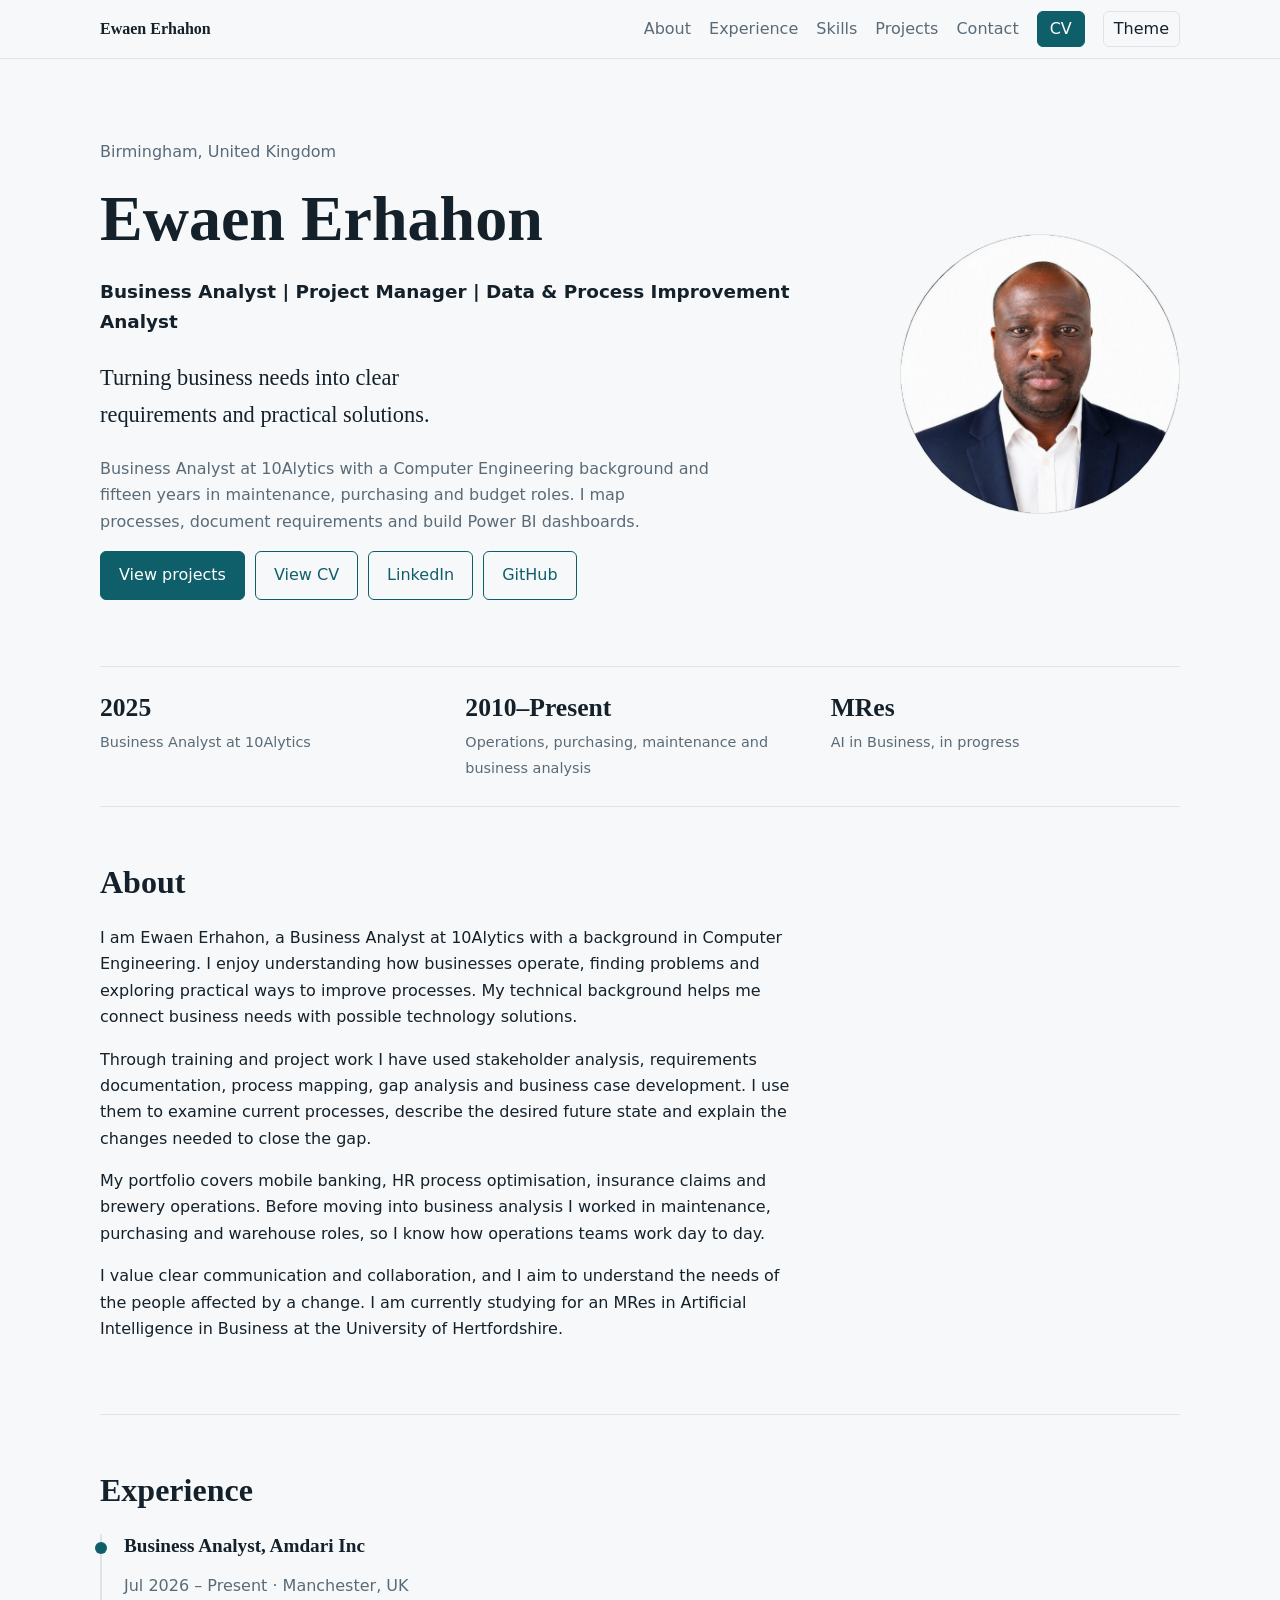
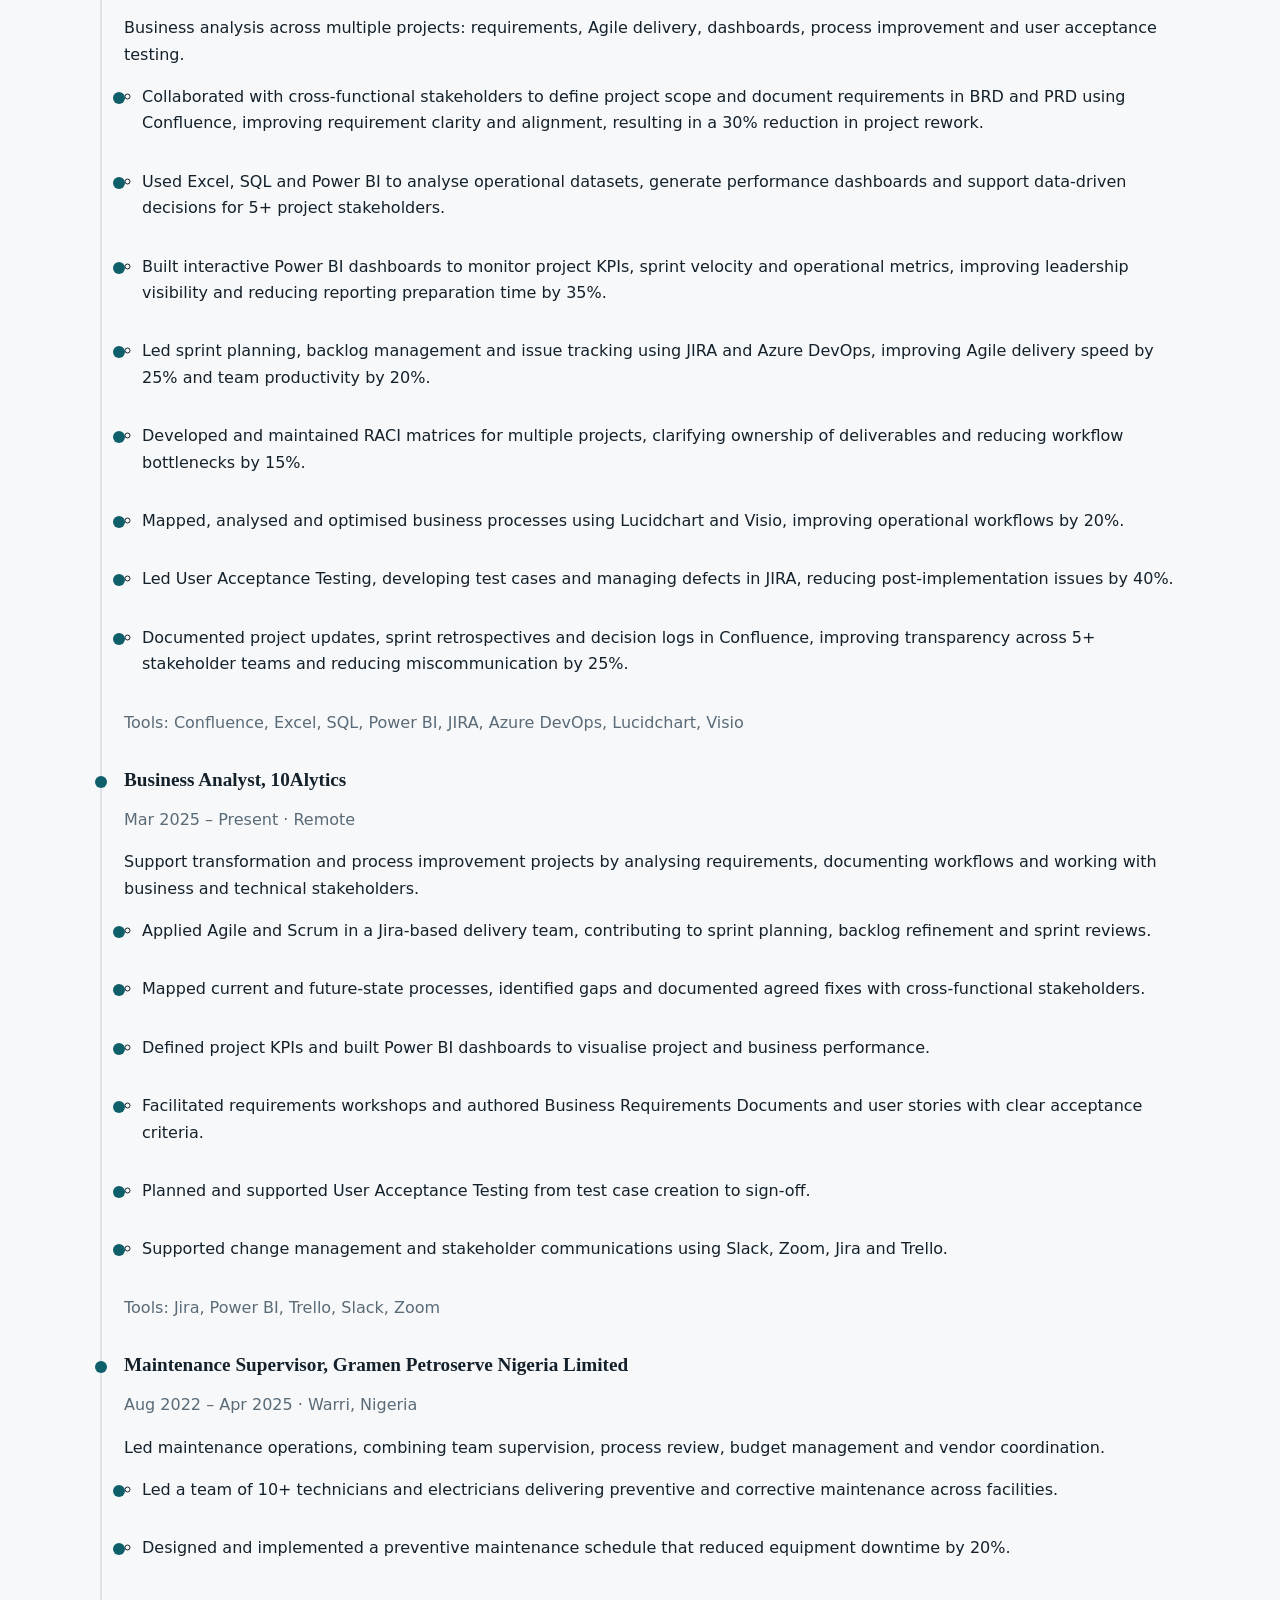
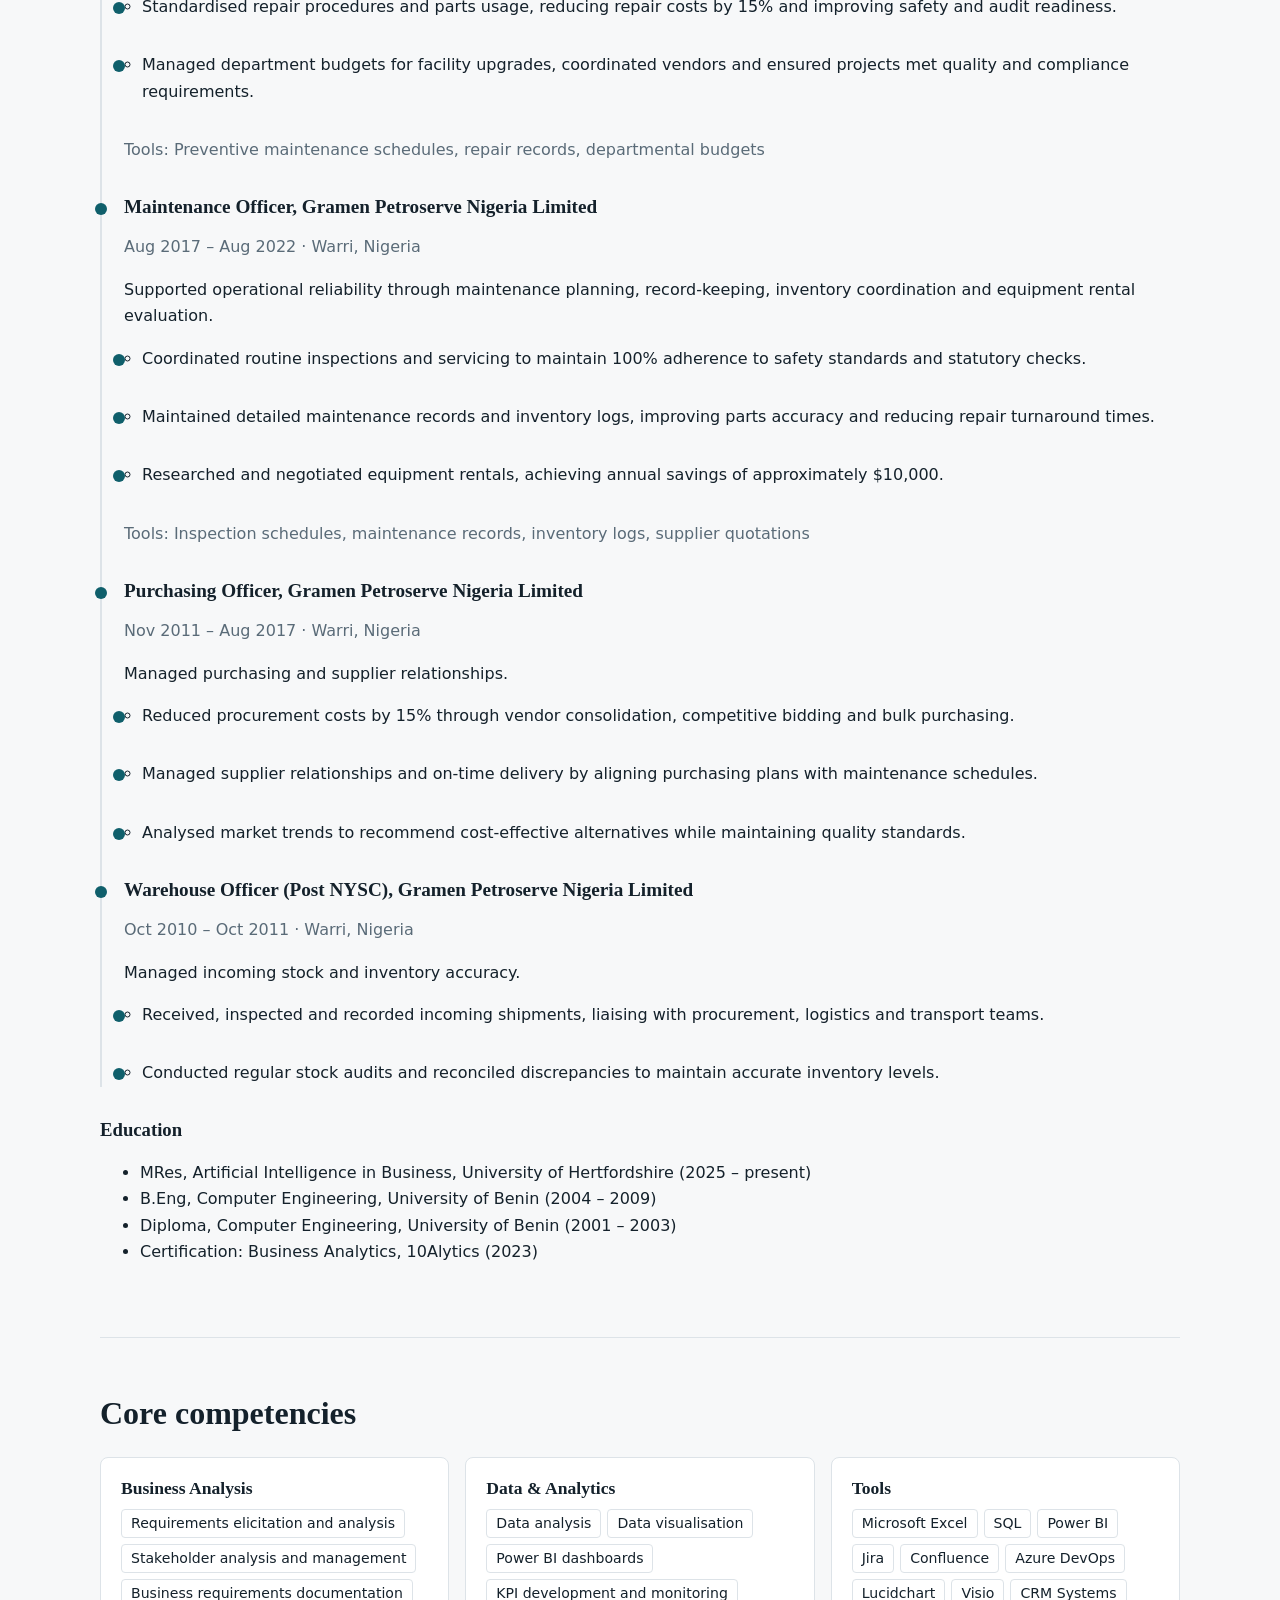
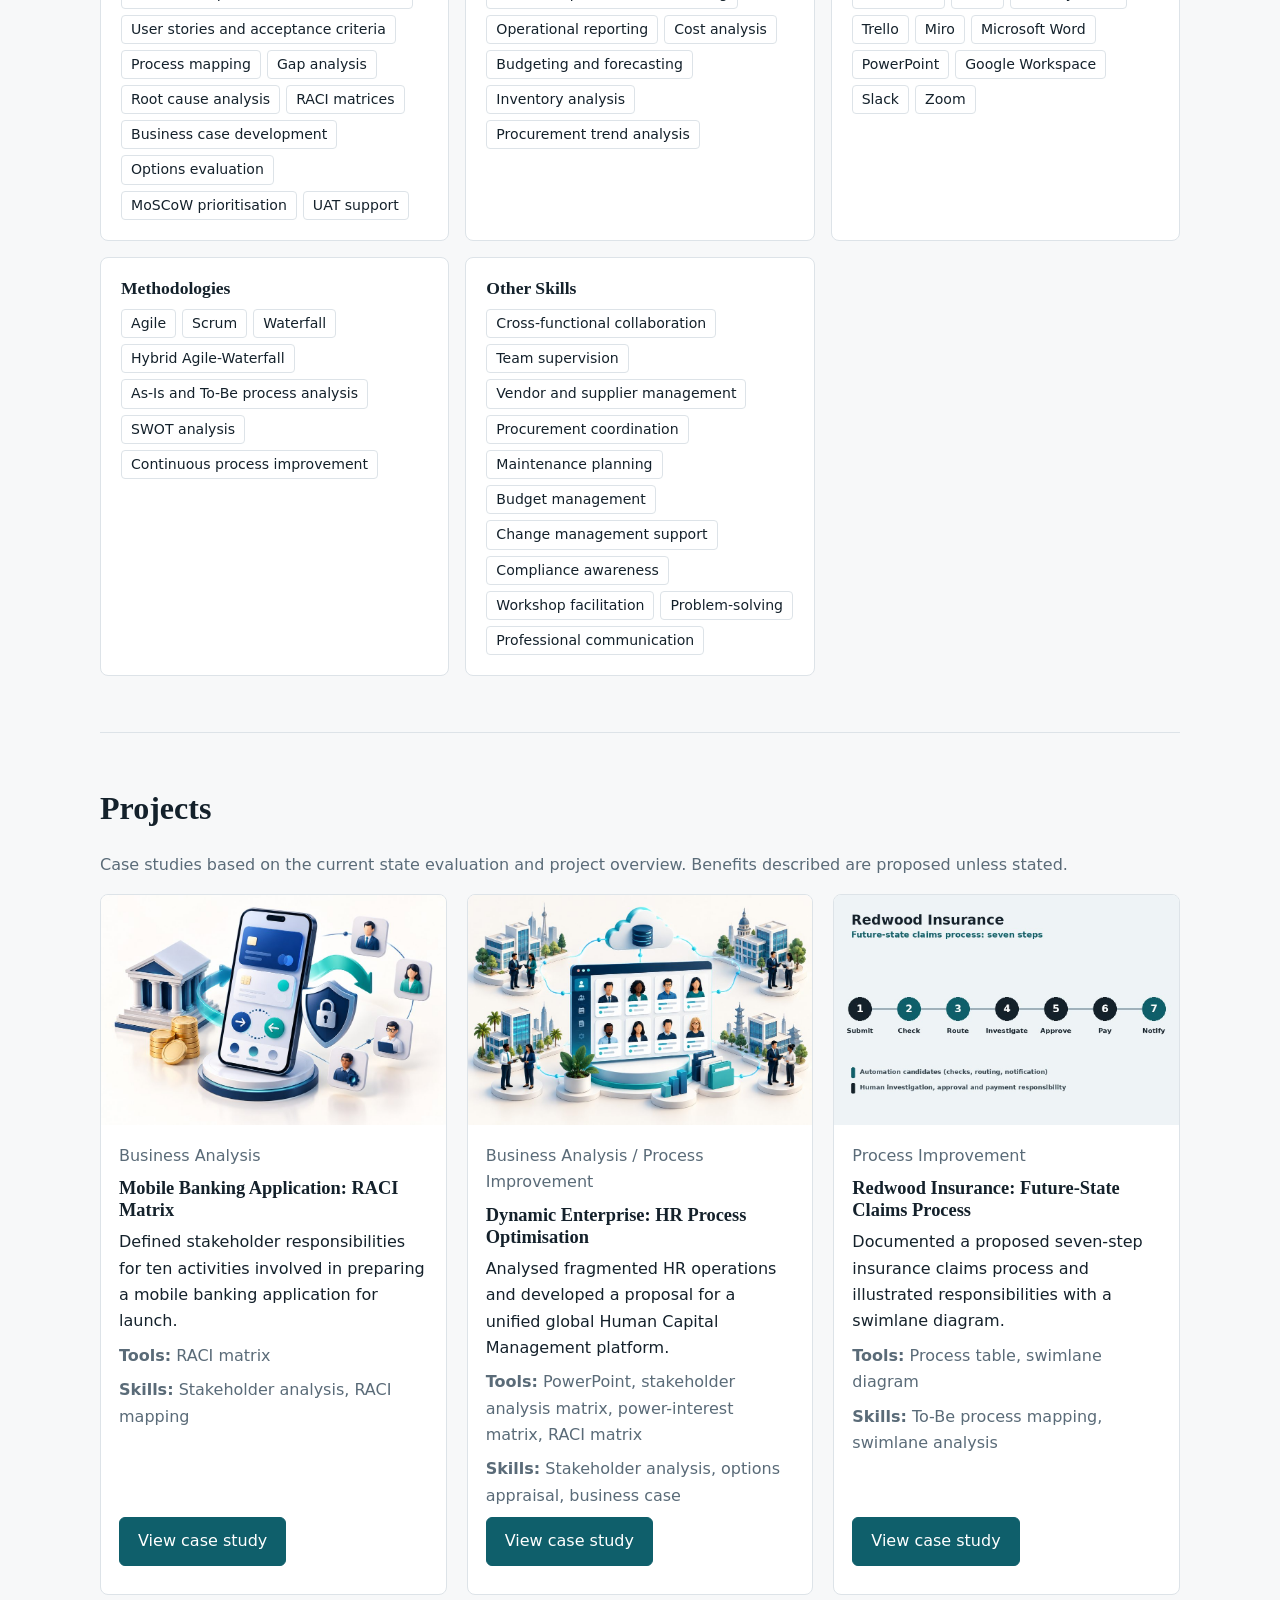
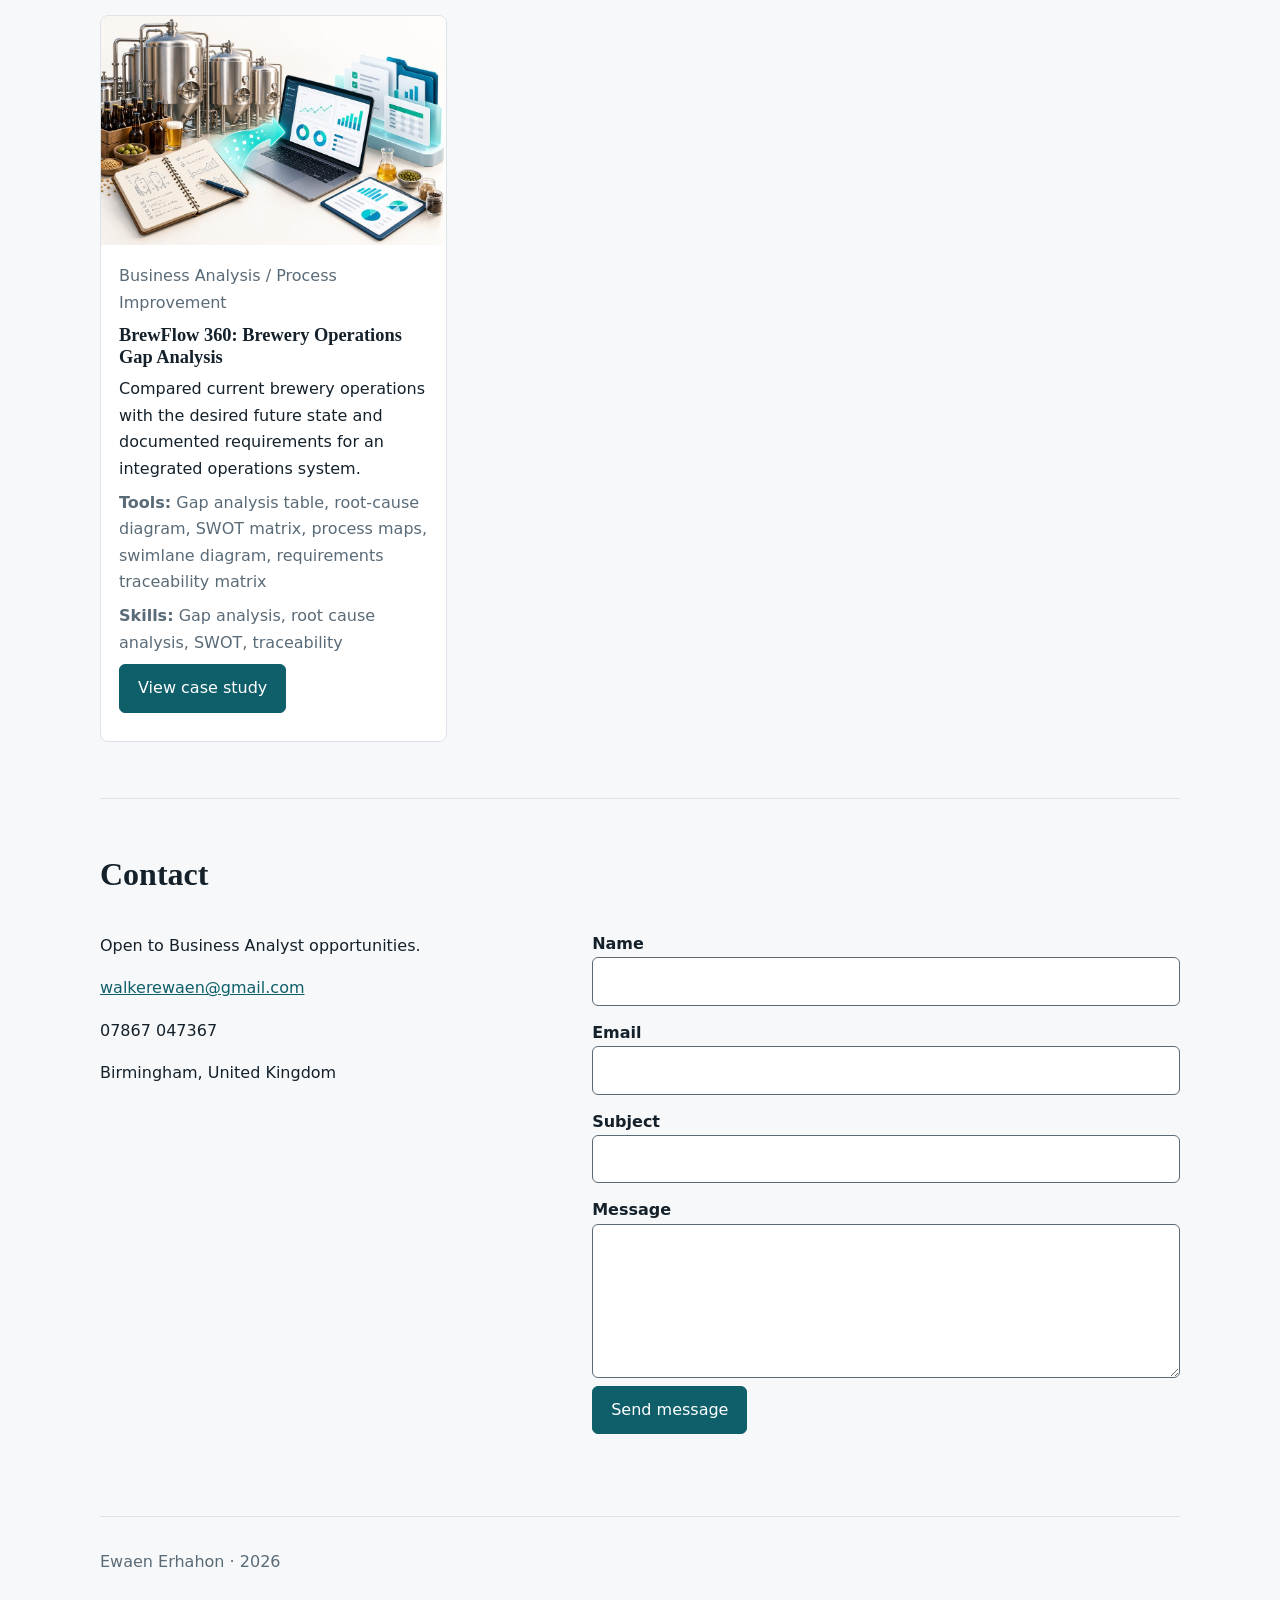
<file: index.html>
<!DOCTYPE html>
<html lang="en-GB">
<head>
<meta charset="utf-8">
<meta name="viewport" content="width=device-width, initial-scale=1">
<title>Ewaen Erhahon | Business Analyst</title>
<meta name="description" content="Portfolio of Ewaen Erhahon, Business Analyst: requirements, process mapping, gap analysis and Power BI reporting.">
<meta name="author" content="Ewaen Erhahon">
<meta name="theme-color" content="#0f5f6b">
<meta property="og:title" content="Ewaen Erhahon | Business Analyst">
<meta property="og:description" content="Turning business needs into clear requirements and practical solutions.">
<meta property="og:type" content="website">
<meta property="og:image" content="assets/images/profile.jpg">
<meta name="twitter:card" content="summary">
<link rel="icon" href="favicon.ico">
<link rel="stylesheet" href="assets/css/style.css?v=20261109">
<script>try{var t=localStorage.getItem("theme");if(t)document.documentElement.dataset.theme=t}catch(e){}</script>
</head>
<body>
<a class="skip" href="#main">Skip to content</a>
<header class="nav"><div class="wrap navin">
  <a class="brand" href="#home" data-bind="name">Ewaen Erhahon</a>
  <button class="menu" aria-expanded="false" aria-controls="links" aria-label="Menu">Menu</button>
  <nav id="links" aria-label="Main"><a href="#about">About</a><a href="#experience">Experience</a><a href="#skills">Skills</a><a href="#projects">Projects</a><a href="#contact">Contact</a>
  <a class="btn sm" data-href="resume" target="_blank" rel="noopener">CV</a><button class="theme" aria-label="Switch theme">Theme</button></nav>
</div></header>
<main id="main">
<section id="home" class="hero"><div class="wrap herogrid">
  <div><p class="muted" data-bind="location"></p>
  <h1 data-bind="name"></h1>
  <p class="role" data-bind="title"></p>
  <p class="tag" data-bind="tagline"></p>
  <p class="lead" data-bind="bio"></p>
  <p class="actions"><a class="btn" href="#projects">View projects</a><a class="btn ghost" data-href="resume" target="_blank" rel="noopener">View CV</a><a class="btn ghost" data-href="linkedin" target="_blank" rel="noopener">LinkedIn</a><a class="btn ghost" data-href="github" target="_blank" rel="noopener">GitHub</a></p></div>
  <img class="photo" src="assets/images/profile.jpg" alt="Portrait of Ewaen Erhahon" width="300" height="300">
</div><div class="wrap stats" id="stats"></div></section>
<section id="about" class="wrap sec"><h2>About</h2><div id="aboutText" class="prose"></div></section>
<section id="experience" class="wrap sec"><h2>Experience</h2><ol class="timeline" id="timeline"></ol><h3>Education</h3><ul id="edu"></ul></section>
<section id="skills" class="wrap sec"><h2>Core competencies</h2><div class="skillgrid" id="skillgrid"></div></section>
<section id="projects" class="wrap sec"><h2>Projects</h2><p class="muted">Case studies based on the current state evaluation and project overview. Benefits described are proposed unless stated.</p><div class="cards" id="cards"></div></section>
<section id="contact" class="wrap sec"><h2>Contact</h2><div class="contactgrid">
  <div><p>Open to Business Analyst opportunities.</p><p><a data-mail></a></p><p data-bind="phone"></p><p data-bind="location"></p></div>
  <form id="form" method="POST" novalidate>
    <label for="n">Name</label><input id="n" name="name" required autocomplete="name">
    <label for="e">Email</label><input id="e" name="email" type="email" required autocomplete="email">
    <label for="s">Subject</label><input id="s" name="subject" required>
    <label for="m">Message</label><textarea id="m" name="message" rows="5" required></textarea>
    <button class="btn" type="submit">Send message</button><p id="status" role="status" aria-live="polite"></p>
  </form></div></section>
</main>
<footer class="wrap foot"><span data-bind="name"></span> · <span id="yr"></span></footer>
<dialog id="cs" aria-labelledby="cst"><button class="close" aria-label="Close">Close</button><article id="csbody"></article></dialog>
<script src="assets/js/data.js?v=20261109"></script>
<script src="assets/js/script.js?v=20261109"></script>
</body></html>
</file>
<file: assets/css/style.css>
/* COLOURS: edit the variables below. FONTS: edit --serif and --sans. */
:root{--bg:#f7f8f9;--card:#fff;--ink:#14212b;--muted:#5a6b78;--line:#dde3e8;--accent:#0f5f6b;--accent-ink:#fff;--serif:Georgia,"Times New Roman",serif;--sans:system-ui,-apple-system,"Segoe UI",Roboto,sans-serif}
:root[data-theme=dark]{--bg:#10171d;--card:#17212a;--ink:#e8eef2;--muted:#9fb0bc;--line:#26343f;--accent:#5cc0cc;--accent-ink:#0b1a1e}
@media(prefers-color-scheme:dark){:root:not([data-theme]){--bg:#10171d;--card:#17212a;--ink:#e8eef2;--muted:#9fb0bc;--line:#26343f;--accent:#5cc0cc;--accent-ink:#0b1a1e}}
*{box-sizing:border-box}html{scroll-behavior:smooth;scroll-padding-top:70px}
body{margin:0;background:var(--bg);color:var(--ink);font:16px/1.65 var(--sans);overflow-x:hidden}
h1,h2,h3{font-family:var(--serif);line-height:1.2;font-weight:600}
a{color:var(--accent)}img{max-width:100%;height:auto}
:focus-visible{outline:3px solid var(--accent);outline-offset:2px}
.wrap{width:min(1080px,92%);margin:auto}.muted{color:var(--muted)}
.skip{position:absolute;left:-999px}.skip:focus{left:8px;top:8px;background:var(--card);padding:8px;z-index:9}
.nav{position:sticky;top:0;z-index:5;background:color-mix(in srgb,var(--bg) 90%,transparent);backdrop-filter:blur(8px);border-bottom:1px solid var(--line)}
.navin{display:flex;align-items:center;justify-content:space-between;min-height:58px;gap:12px}
.brand{font-family:var(--serif);font-weight:600;color:var(--ink);text-decoration:none}
nav{display:flex;align-items:center;gap:18px}nav a:not(.btn){color:var(--muted);text-decoration:none}nav a:not(.btn):hover{color:var(--ink)}
.menu{display:none}
.btn,.menu,.theme,.close{font:inherit;cursor:pointer}
.btn{display:inline-block;background:var(--accent);color:var(--accent-ink);padding:10px 18px;border-radius:6px;border:1px solid var(--accent);text-decoration:none;margin:0 10px 10px 0;transition:transform .15s}
.btn:hover{transform:translateY(-1px)}.btn.ghost{background:none;color:var(--accent)}.btn.sm{padding:4px 12px;margin:0}
.theme,.menu,.close{background:none;border:1px solid var(--line);border-radius:6px;color:var(--ink);padding:4px 10px}
.hero{padding:64px 0 24px}.herogrid{display:grid;grid-template-columns:1fr 280px;gap:48px;align-items:center}
h1{font-size:clamp(2.4rem,6vw,4rem);margin:.1em 0}.role{font-size:1.15rem;font-weight:600}.tag{font-family:var(--serif);font-size:1.4rem;max-width:30ch}.lead{max-width:60ch;color:var(--muted)}
.photo{width:100%;max-width:280px;aspect-ratio:1;border-radius:50%;object-fit:cover;border:1px solid var(--line)}
.stats{display:grid;grid-template-columns:repeat(3,1fr);gap:16px;margin-top:40px;border-top:1px solid var(--line);padding-top:20px}
.stats b{display:block;font-family:var(--serif);font-size:1.6rem}.stats span{color:var(--muted);font-size:.9rem}
.sec{padding:56px 0;border-top:1px solid var(--line)}h2{font-size:2rem;margin:0 0 24px}
.prose{max-width:68ch}
.timeline{list-style:none;padding:0 0 0 22px;margin:0 0 32px;border-left:2px solid var(--line)}
.timeline li{position:relative;margin-bottom:32px}.timeline li::before{content:"";position:absolute;left:-29px;top:8px;width:12px;height:12px;border-radius:50%;background:var(--accent)}
.timeline h3{margin:0;font-size:1.2rem}.timeline ul{padding-left:18px}
.skillgrid{display:grid;grid-template-columns:repeat(auto-fit,minmax(300px,1fr));gap:16px}
.skillgrid div,.card{background:var(--card);border:1px solid var(--line);border-radius:8px;padding:20px}
.skillgrid h3{margin:0 0 10px;font-size:1.1rem}.chips{display:flex;flex-wrap:wrap;gap:6px;padding:0;margin:0;list-style:none}
.chips li{border:1px solid var(--line);border-radius:4px;padding:2px 9px;font-size:.88rem}
.cards{display:grid;grid-template-columns:repeat(auto-fit,minmax(300px,1fr));gap:20px}
.card{padding:0;overflow:hidden;display:flex;flex-direction:column;transition:transform .2s,box-shadow .2s}
.card:hover{transform:translateY(-3px);box-shadow:0 8px 24px rgba(0,0,0,.08)}
.card img,.ph{width:100%;aspect-ratio:3/2;object-fit:cover;background:var(--line);display:block}
.ph{display:grid;place-items:center;color:var(--muted);font-family:var(--serif);padding:16px;text-align:center}
.card div:not(.ph){padding:18px;display:flex;flex-direction:column;gap:8px;flex:1}.card h3{margin:0;font-size:1.15rem}.card p{margin:0}.card .btn{margin-top:auto;align-self:flex-start}
.contactgrid{display:grid;grid-template-columns:1fr 1.3fr;gap:40px}
form label{display:block;font-weight:600;margin-top:14px}
input,textarea{width:100%;font:inherit;padding:10px;border:1px solid var(--muted);border-radius:6px;background:var(--card);color:var(--ink)}
#status{margin-top:12px}.foot{padding:32px 0;color:var(--muted);border-top:1px solid var(--line)}
dialog{width:min(780px,94%);max-height:90vh;background:var(--card);color:var(--ink);border:1px solid var(--line);border-radius:10px;padding:28px}
dialog::backdrop{background:rgba(0,0,0,.55)}.close{float:right}
dialog h4{font-family:var(--serif);font-size:1.1rem;margin:22px 0 4px}dialog ul{margin:0;padding-left:18px}
.reveal{opacity:0;transform:translateY(10px);transition:opacity .5s,transform .5s}.reveal.in{opacity:1;transform:none}
@media(max-width:760px){.herogrid,.contactgrid{grid-template-columns:1fr}.photo{order:-1;max-width:180px}.menu{display:block}
nav{display:none;position:absolute;top:58px;left:0;right:0;flex-direction:column;align-items:flex-start;background:var(--bg);padding:16px 4%;border-bottom:1px solid var(--line)}nav.open{display:flex}.stats{grid-template-columns:1fr}}
@media(prefers-reduced-motion:reduce){*{transition:none!important;scroll-behavior:auto!important}.reveal{opacity:1;transform:none}}
</file>
